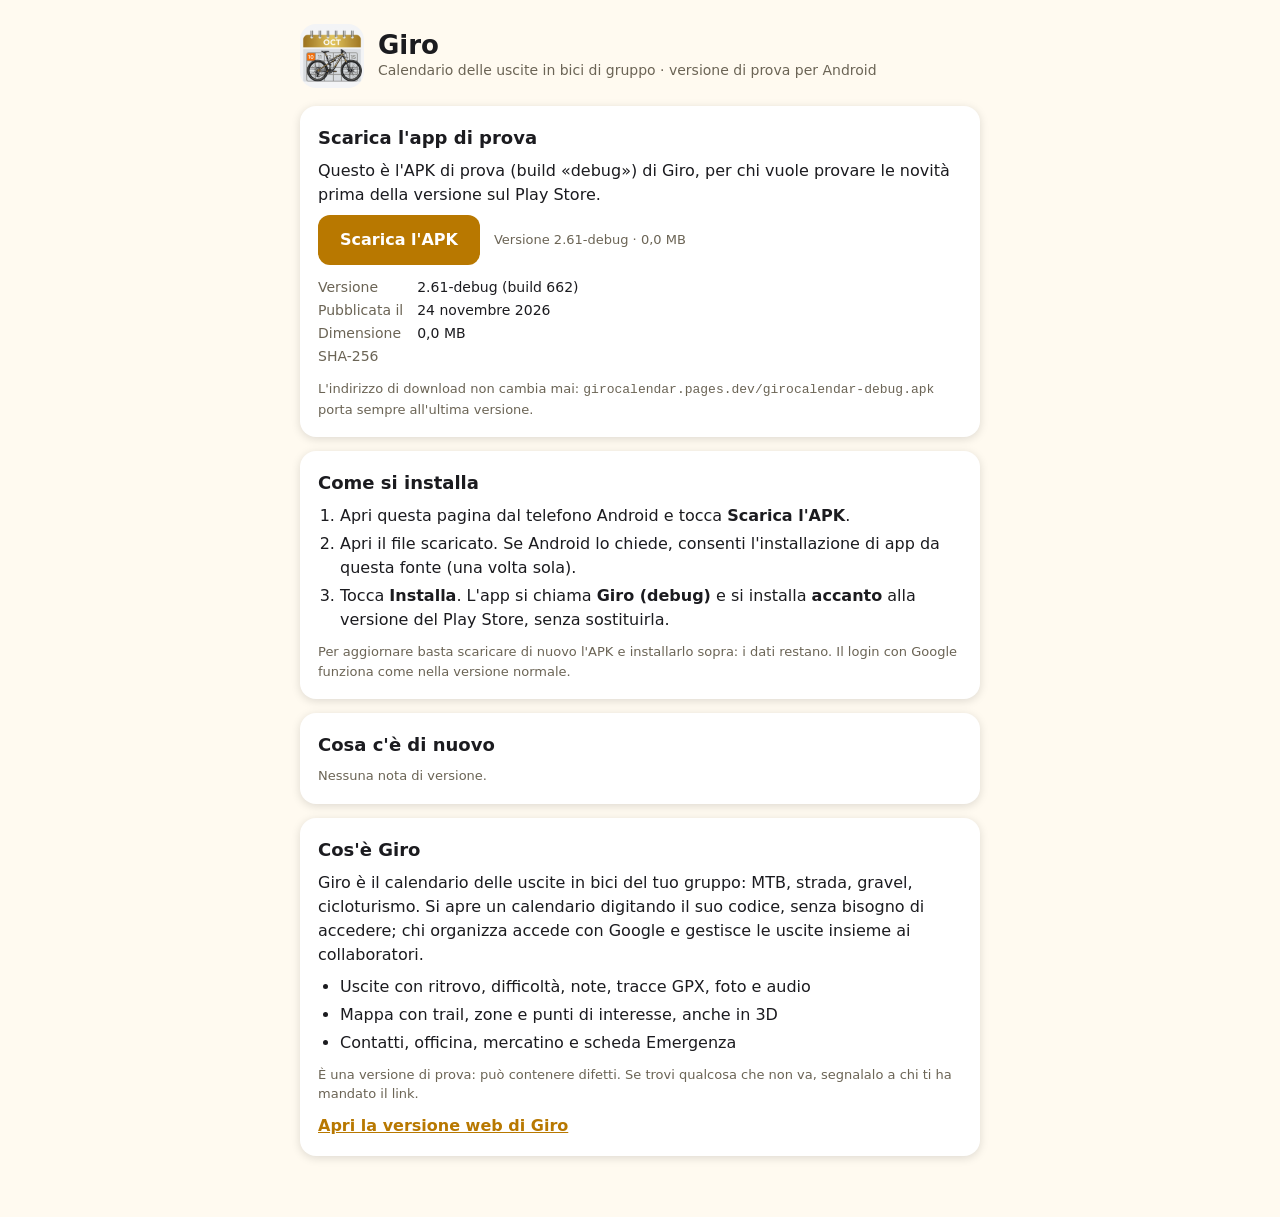
<file: public/download.html>
<!DOCTYPE html>
<html lang="it">
<head>
<meta charset="UTF-8">
<meta name="viewport" content="width=device-width, initial-scale=1.0">
<meta name="robots" content="noindex">
<title>Scarica Giro (versione di prova)</title>
<meta name="description" content="Scarica l'APK di prova dell'app Giro per Android: versione, novità e istruzioni di installazione.">
<link rel="icon" href="icon-192.png">
<style>
  :root { color-scheme: dark light; --bg:#1a1200; --fg:#f5ecd6; --mut:#b9ad8f; --card:#2a2000; --line:#8883; --acc:#f5a800; --on-acc:#241800; }
  @media (prefers-color-scheme: light) { :root { --bg:#fffaf0; --fg:#1b1b1f; --mut:#6b6455; --card:#fff; --acc:#b87800; --on-acc:#fff; } }
  * { box-sizing:border-box; }
  body { margin:0; background:var(--bg); color:var(--fg); font-family:"DM Sans",system-ui,sans-serif; line-height:1.5; padding:24px 16px 48px; }
  main { max-width:680px; margin:0 auto; }
  header { display:flex; align-items:center; gap:14px; margin-bottom:18px; }
  header img { width:64px; height:64px; border-radius:16px; }
  h1 { margin:0; font-size:26px; line-height:1.15; }
  .sub { color:var(--mut); font-size:14px; }
  section { background:var(--card); border-radius:16px; padding:18px 18px; margin-bottom:14px; box-shadow:0 2px 10px #0002; }
  h2 { margin:0 0 8px; font-size:18px; }
  p { margin:0 0 8px; } p:last-child { margin-bottom:0; }
  .dl { display:flex; align-items:center; gap:14px; flex-wrap:wrap; margin-top:4px; }
  .btn { display:inline-block; background:var(--acc); color:var(--on-acc); font-weight:700; text-decoration:none; padding:13px 22px; border-radius:12px; font-size:16px; }
  .btn:focus-visible { outline:3px solid var(--fg); outline-offset:2px; }
  .meta { display:grid; grid-template-columns:auto 1fr; gap:2px 14px; font-size:14px; margin:12px 0 0; }
  .meta dt { color:var(--mut); } .meta dd { margin:0; word-break:break-all; }
  ol, ul { margin:6px 0 0; padding-left:22px; } li { margin-bottom:4px; }
  .note { color:var(--mut); font-size:13px; }
  .rel { border-top:1px solid var(--line); padding-top:12px; margin-top:12px; }
  .rel:first-of-type { border-top:0; padding-top:0; margin-top:0; }
  .rel h3 { margin:0 0 4px; font-size:16px; } .rel h3 small { color:var(--mut); font-weight:400; margin-left:6px; }
  .tag { display:inline-block; font-size:12px; font-weight:700; padding:1px 8px; border-radius:999px; background:var(--acc); color:var(--on-acc); margin-left:6px; vertical-align:middle; }
  a.link { color:var(--acc); font-weight:600; }
</style>
</head>
<body>
<main>
  <header>
    <img src="icon-192.png" alt="">
    <div>
      <h1>Giro</h1>
      <div class="sub">Calendario delle uscite in bici di gruppo · versione di prova per Android</div>
    </div>
  </header>

  <section>
    <h2>Scarica l'app di prova</h2>
    <p>Questo è l'APK di prova (build «debug») di Giro, per chi vuole provare le novità prima della versione sul Play Store.</p>
    <div class="dl">
      <a class="btn" id="dlBtn" href="girocalendar-debug.apk" download>Scarica l'APK</a>
      <span class="note" id="dlHint">Caricamento versione…</span>
    </div>
    <dl class="meta" id="meta" hidden>
      <dt>Versione</dt><dd id="mVer"></dd>
      <dt>Pubblicata il</dt><dd id="mDate"></dd>
      <dt>Dimensione</dt><dd id="mSize"></dd>
      <dt>SHA-256</dt><dd id="mSha"></dd>
    </dl>
    <p class="note" style="margin-top:12px">L'indirizzo di download non cambia mai: <code>girocalendar.pages.dev/girocalendar-debug.apk</code> porta sempre all'ultima versione.</p>
  </section>

  <section>
    <h2>Come si installa</h2>
    <ol>
      <li>Apri questa pagina dal telefono Android e tocca <b>Scarica l'APK</b>.</li>
      <li>Apri il file scaricato. Se Android lo chiede, consenti l'installazione di app da questa fonte (una volta sola).</li>
      <li>Tocca <b>Installa</b>. L'app si chiama <b>Giro (debug)</b> e si installa <b>accanto</b> alla versione del Play Store, senza sostituirla.</li>
    </ol>
    <p class="note" style="margin-top:10px">Per aggiornare basta scaricare di nuovo l'APK e installarlo sopra: i dati restano. Il login con Google funziona come nella versione normale.</p>
  </section>

  <section>
    <h2>Cosa c'è di nuovo</h2>
    <div id="releases"><p class="note">Caricamento…</p></div>
  </section>

  <section>
    <h2>Cos'è Giro</h2>
    <p>Giro è il calendario delle uscite in bici del tuo gruppo: MTB, strada, gravel, cicloturismo. Si apre un calendario digitando il suo codice, senza bisogno di accedere; chi organizza accede con Google e gestisce le uscite insieme ai collaboratori.</p>
    <ul>
      <li>Uscite con ritrovo, difficoltà, note, tracce GPX, foto e audio</li>
      <li>Mappa con trail, zone e punti di interesse, anche in 3D</li>
      <li>Contatti, officina, mercatino e scheda Emergenza</li>
    </ul>
    <p class="note" style="margin-top:10px">È una versione di prova: può contenere difetti. Se trovi qualcosa che non va, segnalalo a chi ti ha mandato il link.</p>
    <p style="margin-top:10px"><a class="link" href="./">Apri la versione web di Giro</a></p>
  </section>
</main>
<script src="download.js"></script>
</body>
</html>
</file>
